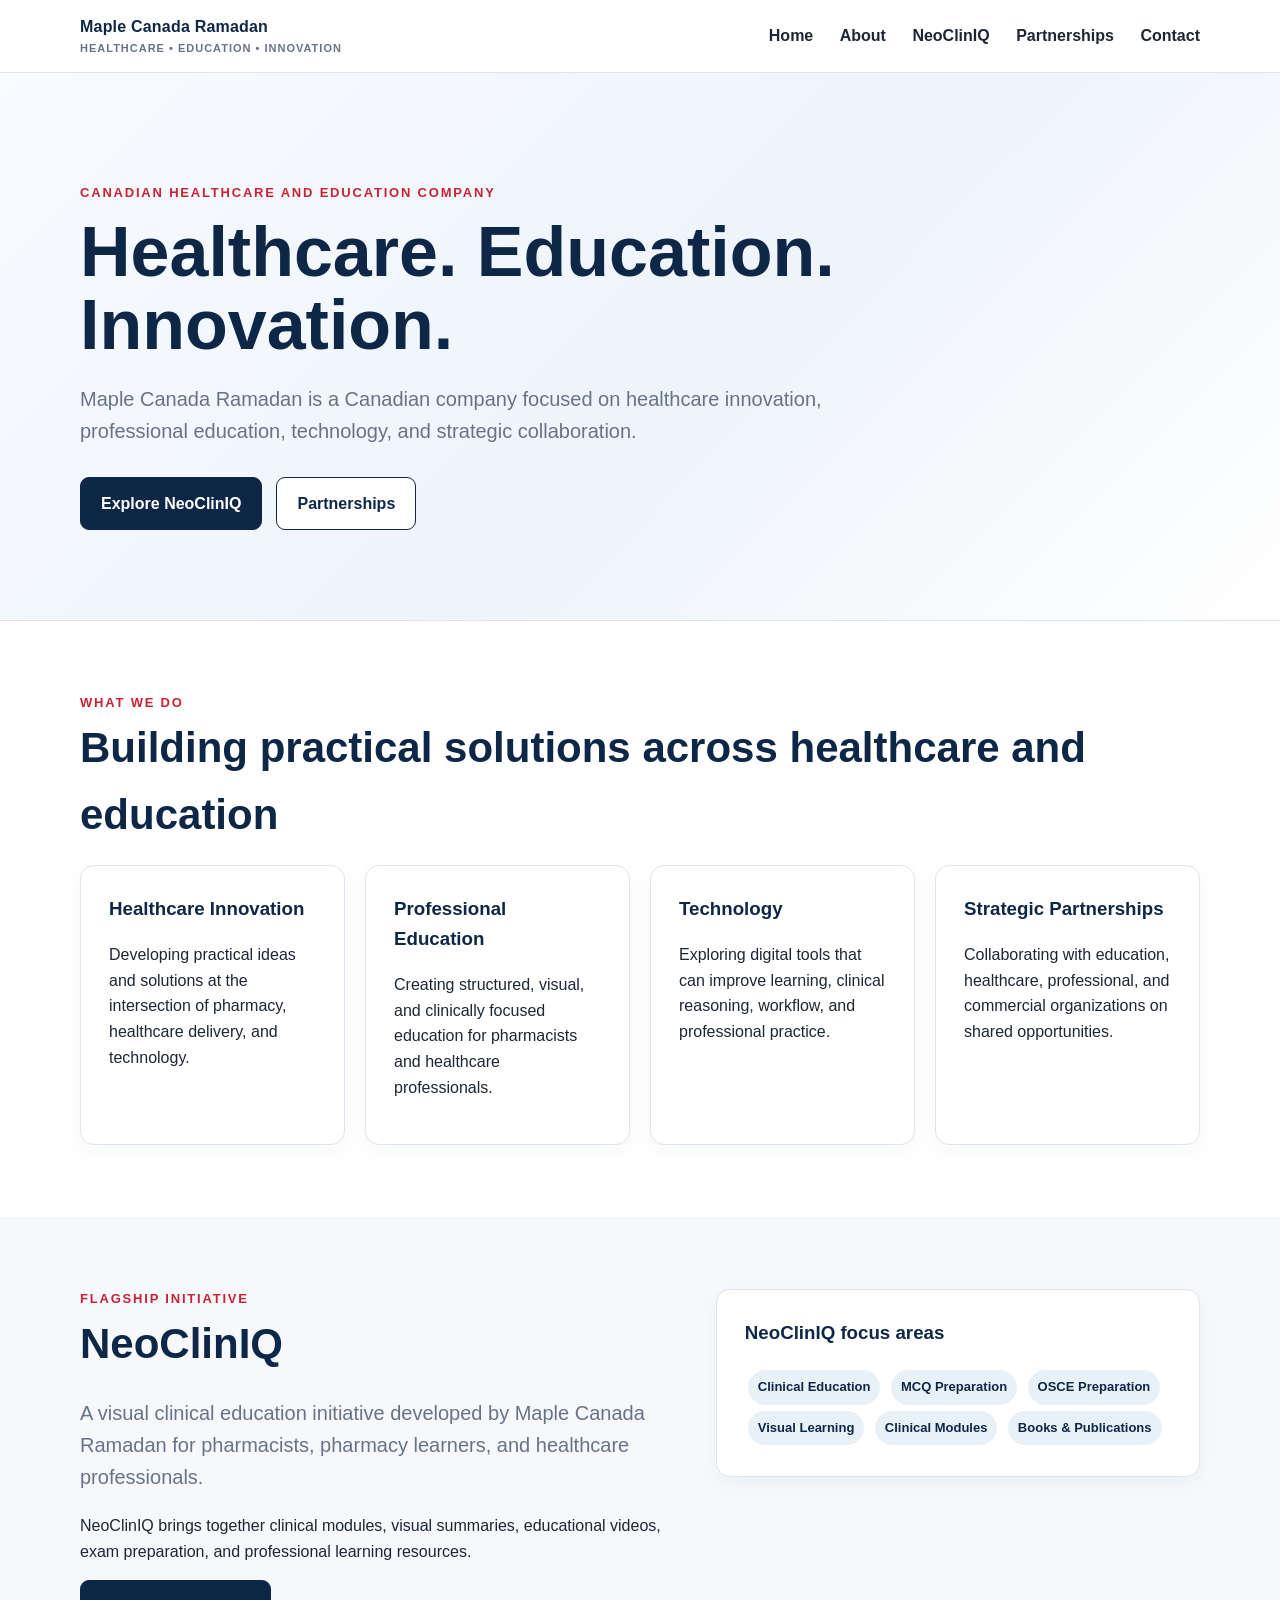
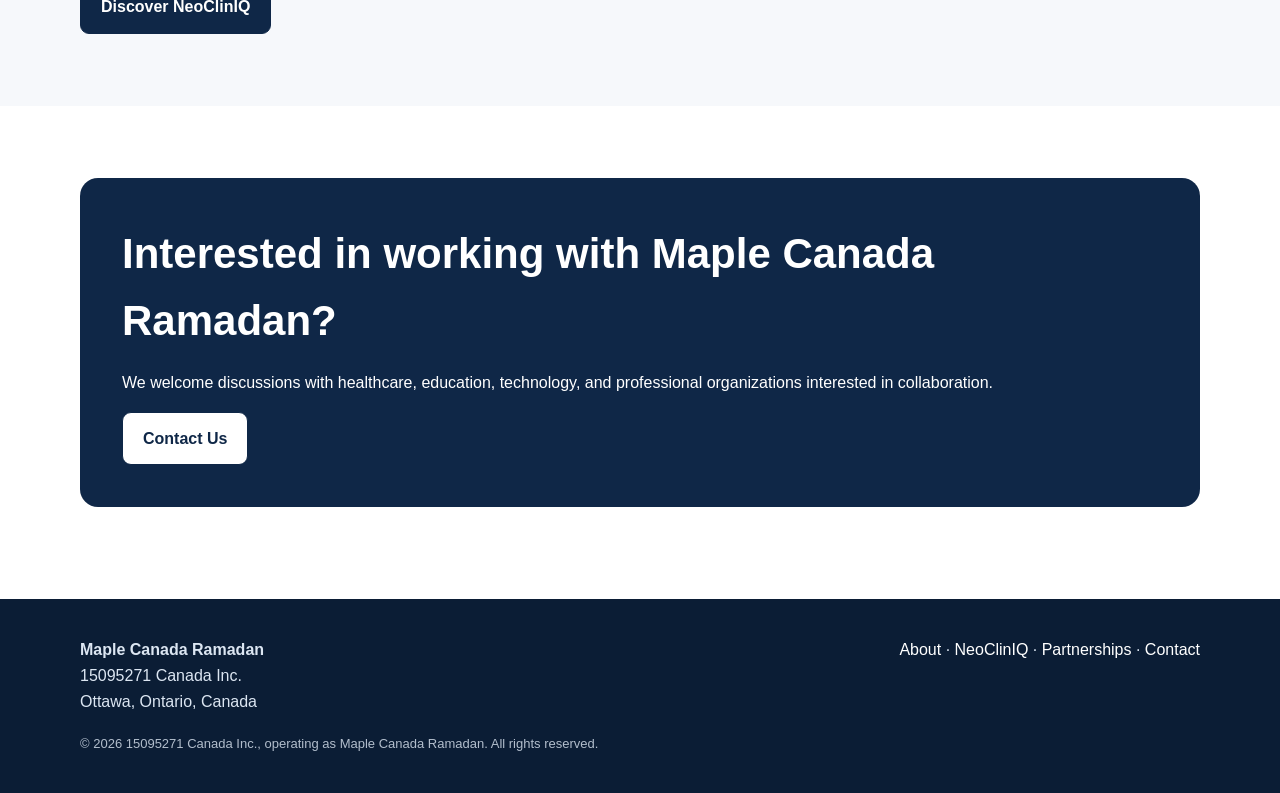
<file: index.html>
<!doctype html>
<html lang="en">
<head>
<meta charset="utf-8">
<meta name="viewport" content="width=device-width, initial-scale=1">
<title>Maple Canada Ramadan | Healthcare, Education & Innovation</title>
<meta name="description" content="Maple Canada Ramadan is a Canadian company focused on healthcare innovation, professional education, technology and strategic collaboration.">
<link rel="stylesheet" href="style.css">
</head>
<body>

<header>
  <div class="container nav">
    <a class="brand" href="index.html">Maple Canada Ramadan<small>Healthcare • Education • Innovation</small></a>
    <nav>
      <a href="index.html">Home</a>
      <a href="about.html">About</a>
      <a href="https://neocliniq.maplecanadaramadan.ca">NeoClinIQ</a>
      <a href="partnerships.html">Partnerships</a>
      <a href="contact.html">Contact</a>
    </nav>
  </div>
</header>


<section class="hero">
  <div class="container">
    <div class="eyebrow">Canadian healthcare and education company</div>
    <h1>Healthcare. Education. Innovation.</h1>
    <p class="lead">Maple Canada Ramadan is a Canadian company focused on healthcare innovation, professional education, technology, and strategic collaboration.</p>
    <div class="buttons">
      <a class="btn primary" href="https://neocliniq.maplecanadaramadan.ca">Explore NeoClinIQ</a>
      <a class="btn secondary" href="partnerships.html">Partnerships</a>
    </div>
  </div>
</section>

<section>
  <div class="container">
    <div class="eyebrow">What we do</div>
    <h2>Building practical solutions across healthcare and education</h2>
    <div class="grid">
      <div class="card"><h3>Healthcare Innovation</h3><p>Developing practical ideas and solutions at the intersection of pharmacy, healthcare delivery, and technology.</p></div>
      <div class="card"><h3>Professional Education</h3><p>Creating structured, visual, and clinically focused education for pharmacists and healthcare professionals.</p></div>
      <div class="card"><h3>Technology</h3><p>Exploring digital tools that can improve learning, clinical reasoning, workflow, and professional practice.</p></div>
      <div class="card"><h3>Strategic Partnerships</h3><p>Collaborating with education, healthcare, professional, and commercial organizations on shared opportunities.</p></div>
    </div>
  </div>
</section>

<section class="soft">
  <div class="container two">
    <div>
      <div class="eyebrow">Flagship initiative</div>
      <h2>NeoClinIQ</h2>
      <p class="lead">A visual clinical education initiative developed by Maple Canada Ramadan for pharmacists, pharmacy learners, and healthcare professionals.</p>
      <p>NeoClinIQ brings together clinical modules, visual summaries, educational videos, exam preparation, and professional learning resources.</p>
      <a class="btn primary" href="https://neocliniq.maplecanadaramadan.ca">Discover NeoClinIQ</a>
    </div>
    <div class="card">
      <h3>NeoClinIQ focus areas</h3>
      <span class="tag">Clinical Education</span>
      <span class="tag">MCQ Preparation</span>
      <span class="tag">OSCE Preparation</span>
      <span class="tag">Visual Learning</span>
      <span class="tag">Clinical Modules</span>
      <span class="tag">Books & Publications</span>
    </div>
  </div>
</section>

<section>
  <div class="container">
    <div class="cta">
      <h2>Interested in working with Maple Canada Ramadan?</h2>
      <p>We welcome discussions with healthcare, education, technology, and professional organizations interested in collaboration.</p>
      <a class="btn secondary" href="contact.html">Contact Us</a>
    </div>
  </div>
</section>


<footer>
  <div class="container footer-grid">
    <div>
      <strong>Maple Canada Ramadan</strong><br>
      15095271 Canada Inc.<br>
      Ottawa, Ontario, Canada
    </div>
    <div>
      <a href="about.html">About</a> ·
      <a href="https://neocliniq.maplecanadaramadan.ca">NeoClinIQ</a> ·
      <a href="partnerships.html">Partnerships</a> ·
      <a href="contact.html">Contact</a>
    </div>
  </div>
  <div class="container" style="margin-top:20px;font-size:13px;opacity:.8">
    © 2026 15095271 Canada Inc., operating as Maple Canada Ramadan. All rights reserved.
  </div>
</footer>

</body>
</html>
</file>
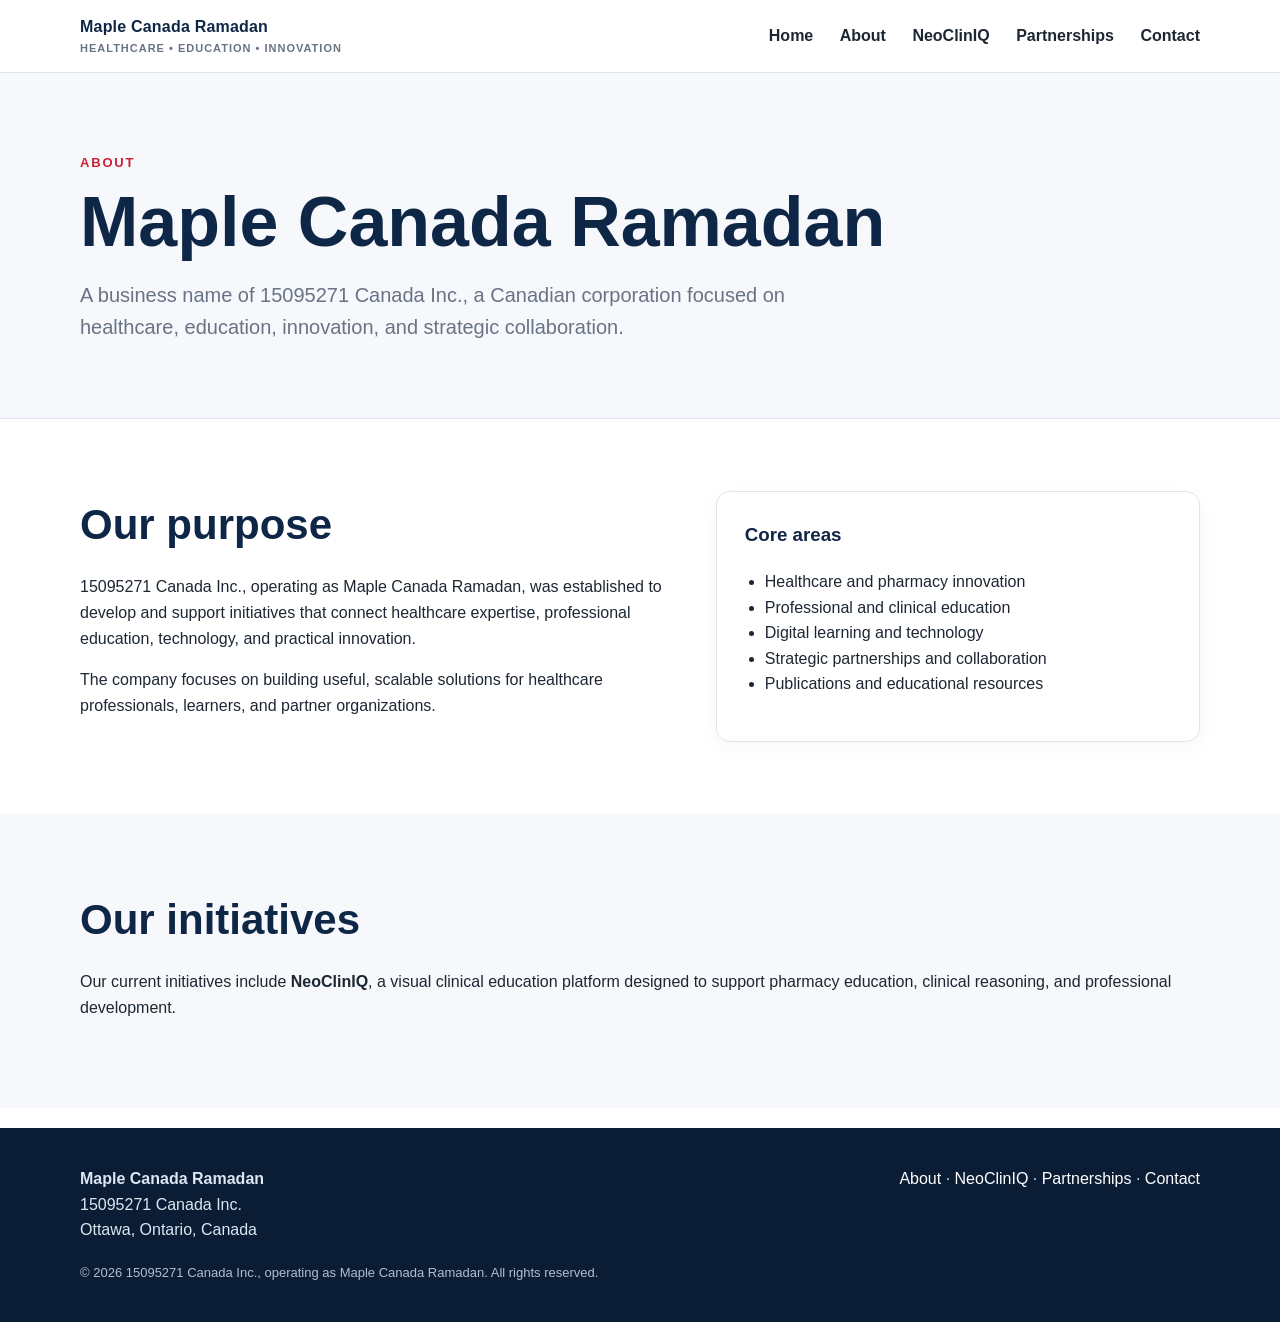
<file: about.html>
<!doctype html>
<html lang="en">
<head>
<meta charset="utf-8">
<meta name="viewport" content="width=device-width, initial-scale=1">
<title>About | Maple Canada Ramadan</title>
<meta name="description" content="Learn about Maple Canada Ramadan and its focus on healthcare, education, innovation and strategic collaboration.">
<link rel="stylesheet" href="style.css">
</head>
<body>

<header>
  <div class="container nav">
    <a class="brand" href="index.html">Maple Canada Ramadan<small>Healthcare • Education • Innovation</small></a>
    <nav>
      <a href="index.html">Home</a>
      <a href="about.html">About</a>
      <a href="neocliniq.html">NeoClinIQ</a>
      <a href="partnerships.html">Partnerships</a>
      <a href="contact.html">Contact</a>
    </nav>
  </div>
</header>


<section class="page-hero"><div class="container"><div class="eyebrow">About</div><h1>Maple Canada Ramadan</h1><p class="lead">A business name of 15095271 Canada Inc., a Canadian corporation focused on healthcare, education, innovation, and strategic collaboration.</p></div></section>
<section><div class="container two">
  <div>
    <h2>Our purpose</h2>
    <p>15095271 Canada Inc., operating as Maple Canada Ramadan, was established to develop and support initiatives that connect healthcare expertise, professional education, technology, and practical innovation.</p>
    <p>The company focuses on building useful, scalable solutions for healthcare professionals, learners, and partner organizations.</p>
  </div>
  <div class="card">
    <h3>Core areas</h3>
    <ul class="list-clean">
      <li>Healthcare and pharmacy innovation</li>
      <li>Professional and clinical education</li>
      <li>Digital learning and technology</li>
      <li>Strategic partnerships and collaboration</li>
      <li>Publications and educational resources</li>
    </ul>
  </div>
</div></section>
<section class="soft"><div class="container"><h2>Our initiatives</h2><p>Our current initiatives include <strong>NeoClinIQ</strong>, a visual clinical education platform designed to support pharmacy education, clinical reasoning, and professional development.</p></div></section>


<footer>
  <div class="container footer-grid">
    <div>
      <strong>Maple Canada Ramadan</strong><br>
      15095271 Canada Inc.<br>
      Ottawa, Ontario, Canada
    </div>
    <div>
      <a href="about.html">About</a> ·
      <a href="neocliniq.html">NeoClinIQ</a> ·
      <a href="partnerships.html">Partnerships</a> ·
      <a href="contact.html">Contact</a>
    </div>
  </div>
  <div class="container" style="margin-top:20px;font-size:13px;opacity:.8">
    © 2026 15095271 Canada Inc., operating as Maple Canada Ramadan. All rights reserved.
  </div>
</footer>

</body>
</html>
</file>
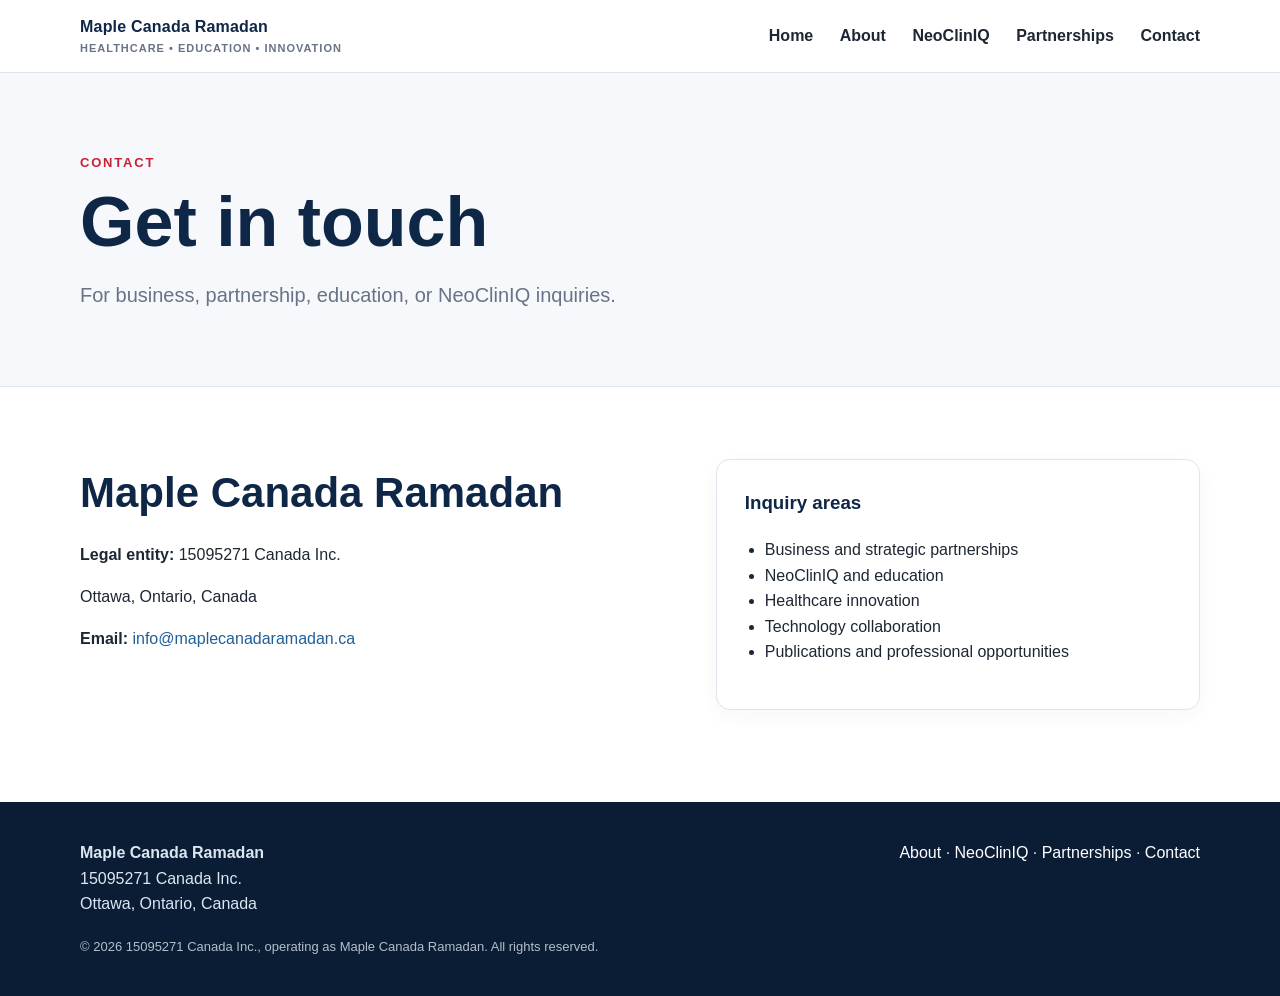
<file: contact.html>
<!doctype html>
<html lang="en">
<head>
<meta charset="utf-8">
<meta name="viewport" content="width=device-width, initial-scale=1">
<title>Contact | Maple Canada Ramadan</title>
<meta name="description" content="Contact Maple Canada Ramadan for business, partnership, education and NeoClinIQ inquiries.">
<link rel="stylesheet" href="style.css">
</head>
<body>

<header>
  <div class="container nav">
    <a class="brand" href="index.html">Maple Canada Ramadan<small>Healthcare • Education • Innovation</small></a>
    <nav>
      <a href="index.html">Home</a>
      <a href="about.html">About</a>
      <a href="neocliniq.html">NeoClinIQ</a>
      <a href="partnerships.html">Partnerships</a>
      <a href="contact.html">Contact</a>
    </nav>
  </div>
</header>


<section class="page-hero"><div class="container"><div class="eyebrow">Contact</div><h1>Get in touch</h1><p class="lead">For business, partnership, education, or NeoClinIQ inquiries.</p></div></section>
<section><div class="container two">
  <div>
    <h2>Maple Canada Ramadan</h2>
    <p><strong>Legal entity:</strong> 15095271 Canada Inc.</p>
    <p>Ottawa, Ontario, Canada</p>
    <p><strong>Email:</strong> <a href="mailto:info@maplecanadaramadan.ca">info@maplecanadaramadan.ca</a></p>
  </div>
  <div class="card">
    <h3>Inquiry areas</h3>
    <ul class="list-clean">
      <li>Business and strategic partnerships</li>
      <li>NeoClinIQ and education</li>
      <li>Healthcare innovation</li>
      <li>Technology collaboration</li>
      <li>Publications and professional opportunities</li>
    </ul>
  </div>
</div></section>


<footer>
  <div class="container footer-grid">
    <div>
      <strong>Maple Canada Ramadan</strong><br>
      15095271 Canada Inc.<br>
      Ottawa, Ontario, Canada
    </div>
    <div>
      <a href="about.html">About</a> ·
      <a href="neocliniq.html">NeoClinIQ</a> ·
      <a href="partnerships.html">Partnerships</a> ·
      <a href="contact.html">Contact</a>
    </div>
  </div>
  <div class="container" style="margin-top:20px;font-size:13px;opacity:.8">
    © 2026 15095271 Canada Inc., operating as Maple Canada Ramadan. All rights reserved.
  </div>
</footer>

</body>
</html>
</file>
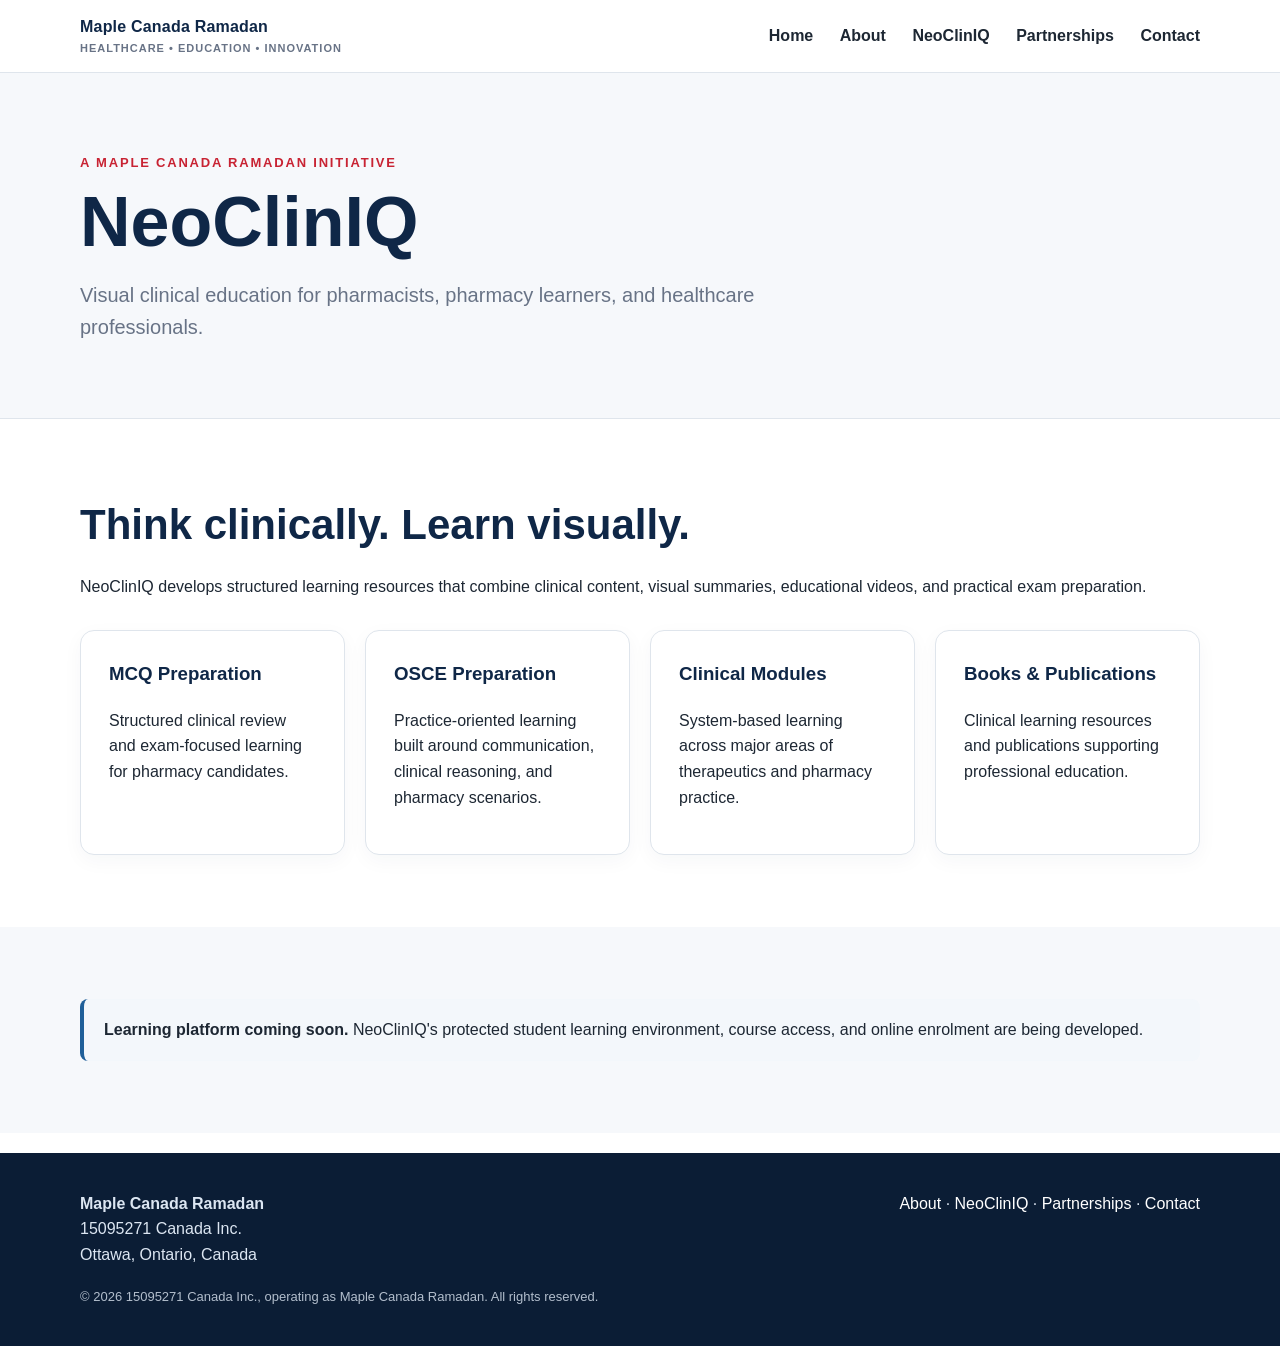
<file: neocliniq.html>
<!doctype html>
<html lang="en">
<head>
<meta charset="utf-8">
<meta name="viewport" content="width=device-width, initial-scale=1">
<title>NeoClinIQ | Maple Canada Ramadan</title>
<meta name="description" content="NeoClinIQ is a visual clinical education initiative of Maple Canada Ramadan">
<link rel="stylesheet" href="style.css">
</head>
<body>

<header>
  <div class="container nav">
    <a class="brand" href="index.html">Maple Canada Ramadan<small>Healthcare • Education • Innovation</small></a>
    <nav>
      <a href="index.html">Home</a>
      <a href="about.html">About</a>
      <a href="https://neocliniq.maplecanadaramadan.ca">NeoClinIQ</a>
      <a href="partnerships.html">Partnerships</a>
      <a href="contact.html">Contact</a>
    </nav>
  </div>
</header>


<section class="page-hero"><div class="container"><div class="eyebrow">A Maple Canada Ramadan initiative</div><h1>NeoClinIQ</h1><p class="lead">Visual clinical education for pharmacists, pharmacy learners, and healthcare professionals.</p></div></section>
<section><div class="container">
  <h2>Think clinically. Learn visually.</h2>
  <p>NeoClinIQ develops structured learning resources that combine clinical content, visual summaries, educational videos, and practical exam preparation.</p>
  <div class="grid" style="margin-top:30px">
    <div class="card"><h3>MCQ Preparation</h3><p>Structured clinical review and exam-focused learning for pharmacy candidates.</p></div>
    <div class="card"><h3>OSCE Preparation</h3><p>Practice-oriented learning built around communication, clinical reasoning, and pharmacy scenarios.</p></div>
    <div class="card"><h3>Clinical Modules</h3><p>System-based learning across major areas of therapeutics and pharmacy practice.</p></div>
    <div class="card"><h3>Books & Publications</h3><p>Clinical learning resources and publications supporting professional education.</p></div>
  </div>
</div></section>
<section class="soft"><div class="container">
  <div class="notice"><strong>Learning platform coming soon.</strong> NeoClinIQ's protected student learning environment, course access, and online enrolment are being developed.</div>
</div></section>


<footer>
  <div class="container footer-grid">
    <div>
      <strong>Maple Canada Ramadan</strong><br>
      15095271 Canada Inc.<br>
      Ottawa, Ontario, Canada
    </div>
    <div>
      <a href="about.html">About</a> ·
      <a href="https://neocliniq.maplecanadaramadan.ca">NeoClinIQ</a> ·
      <a href="partnerships.html">Partnerships</a> ·
      <a href="contact.html">Contact</a>
    </div>
  </div>
  <div class="container" style="margin-top:20px;font-size:13px;opacity:.8">
    © 2026 15095271 Canada Inc., operating as Maple Canada Ramadan. All rights reserved.
  </div>
</footer>

</body>
</html>
</file>
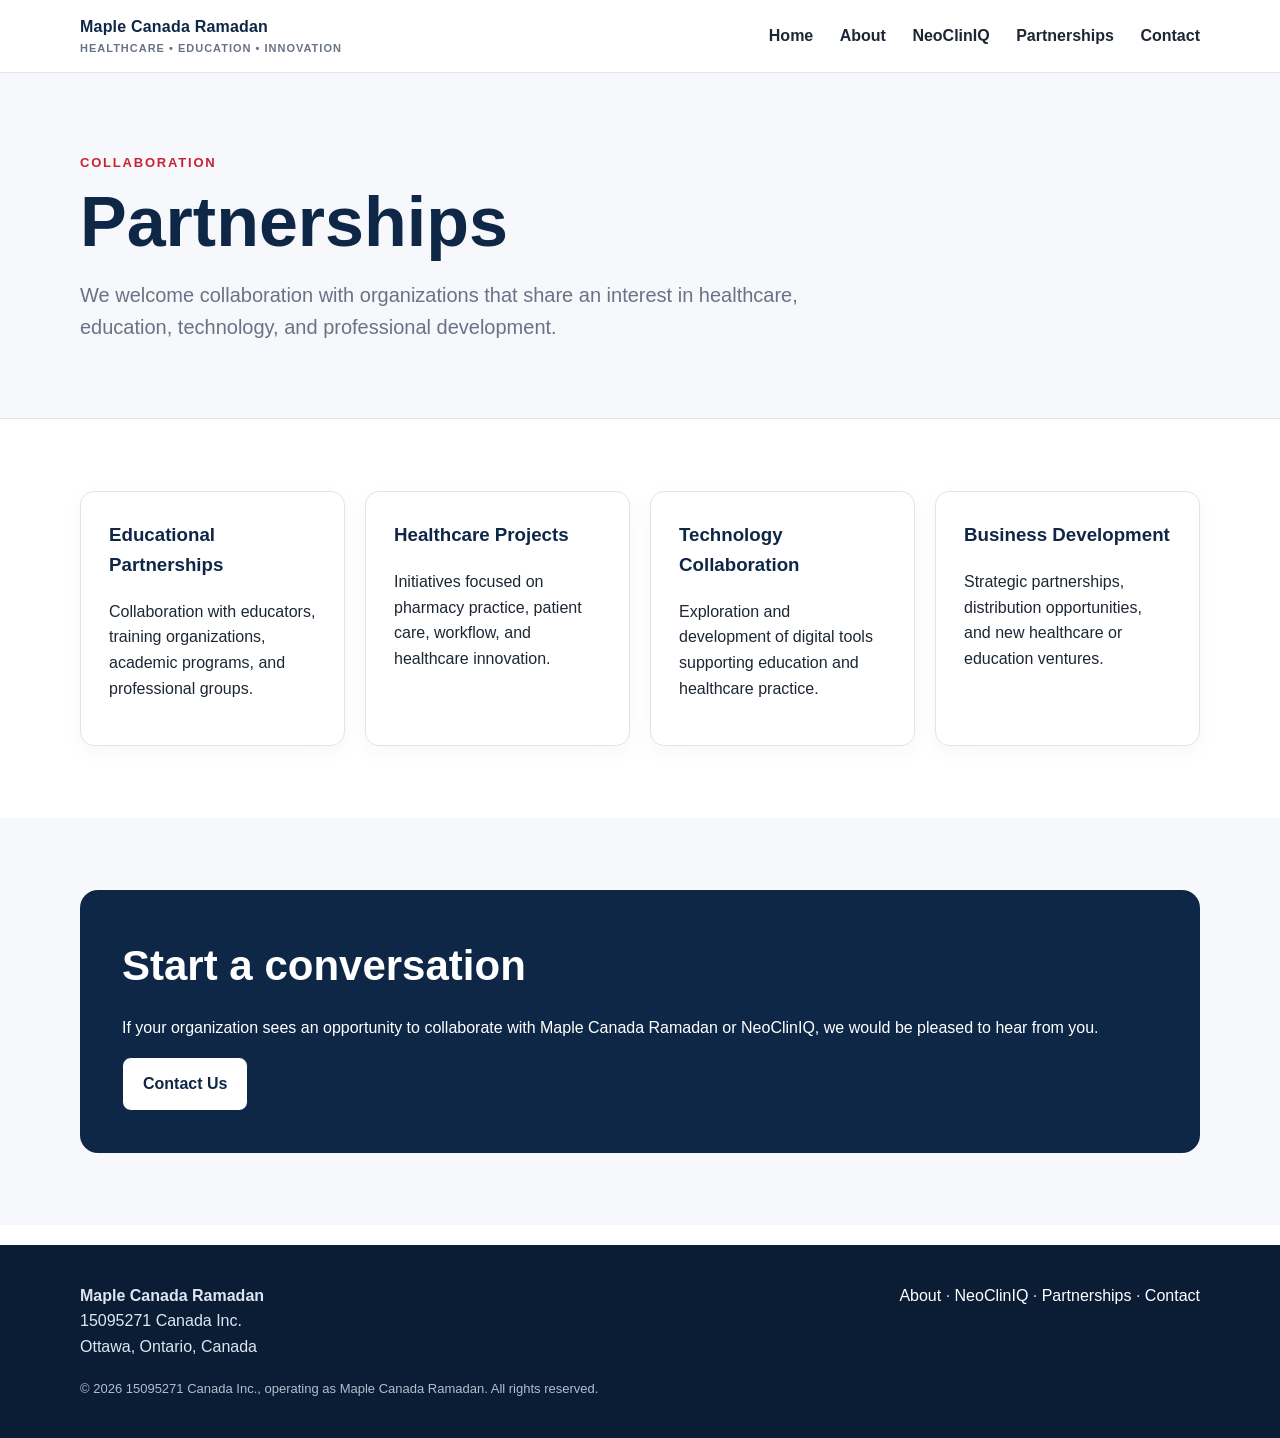
<file: partnerships.html>
<!doctype html>
<html lang="en">
<head>
<meta charset="utf-8">
<meta name="viewport" content="width=device-width, initial-scale=1">
<title>Partnerships | Maple Canada Ramadan</title>
<meta name="description" content="Partnership opportunities with Maple Canada Ramadan across healthcare, education, technology and professional development.">
<link rel="stylesheet" href="style.css">
</head>
<body>

<header>
  <div class="container nav">
    <a class="brand" href="index.html">Maple Canada Ramadan<small>Healthcare • Education • Innovation</small></a>
    <nav>
      <a href="index.html">Home</a>
      <a href="about.html">About</a>
      <a href="neocliniq.html">NeoClinIQ</a>
      <a href="partnerships.html">Partnerships</a>
      <a href="contact.html">Contact</a>
    </nav>
  </div>
</header>


<section class="page-hero"><div class="container"><div class="eyebrow">Collaboration</div><h1>Partnerships</h1><p class="lead">We welcome collaboration with organizations that share an interest in healthcare, education, technology, and professional development.</p></div></section>
<section><div class="container">
  <div class="grid">
    <div class="card"><h3>Educational Partnerships</h3><p>Collaboration with educators, training organizations, academic programs, and professional groups.</p></div>
    <div class="card"><h3>Healthcare Projects</h3><p>Initiatives focused on pharmacy practice, patient care, workflow, and healthcare innovation.</p></div>
    <div class="card"><h3>Technology Collaboration</h3><p>Exploration and development of digital tools supporting education and healthcare practice.</p></div>
    <div class="card"><h3>Business Development</h3><p>Strategic partnerships, distribution opportunities, and new healthcare or education ventures.</p></div>
  </div>
</div></section>
<section class="soft"><div class="container"><div class="cta"><h2>Start a conversation</h2><p>If your organization sees an opportunity to collaborate with Maple Canada Ramadan or NeoClinIQ, we would be pleased to hear from you.</p><a class="btn secondary" href="contact.html">Contact Us</a></div></div></section>


<footer>
  <div class="container footer-grid">
    <div>
      <strong>Maple Canada Ramadan</strong><br>
      15095271 Canada Inc.<br>
      Ottawa, Ontario, Canada
    </div>
    <div>
      <a href="about.html">About</a> ·
      <a href="neocliniq.html">NeoClinIQ</a> ·
      <a href="partnerships.html">Partnerships</a> ·
      <a href="contact.html">Contact</a>
    </div>
  </div>
  <div class="container" style="margin-top:20px;font-size:13px;opacity:.8">
    © 2026 15095271 Canada Inc., operating as Maple Canada Ramadan. All rights reserved.
  </div>
</footer>

</body>
</html>
</file>
<file: style.css>
:root{
  --navy:#0f2747;
  --blue:#1f5f99;
  --red:#c82333;
  --light:#f6f8fb;
  --text:#1d2733;
  --muted:#687386;
  --white:#ffffff;
  --border:#dfe5ec;
}
*{box-sizing:border-box}
body{
  margin:0;
  font-family:-apple-system,BlinkMacSystemFont,"Segoe UI",Roboto,Arial,sans-serif;
  color:var(--text);
  background:var(--white);
  line-height:1.6;
}
a{color:var(--blue);text-decoration:none}
.container{width:min(1120px,92%);margin:auto}
header{
  position:sticky;top:0;z-index:20;background:rgba(255,255,255,.96);
  border-bottom:1px solid var(--border);backdrop-filter:blur(8px)
}
.nav{display:flex;align-items:center;justify-content:space-between;min-height:72px;gap:24px}
.brand{font-weight:800;color:var(--navy);letter-spacing:.2px}
.brand small{display:block;font-size:11px;color:var(--muted);font-weight:600;letter-spacing:1px;text-transform:uppercase}
nav a{margin-left:22px;color:var(--text);font-weight:600}
nav a:hover{color:var(--blue)}
.hero{
  padding:110px 0 90px;
  background:linear-gradient(135deg,#f8fbff 0%,#eef4fa 55%,#fff 100%);
  border-bottom:1px solid var(--border)
}
.eyebrow{color:var(--red);text-transform:uppercase;letter-spacing:1.8px;font-size:13px;font-weight:800}
h1{font-size:clamp(40px,6vw,70px);line-height:1.05;color:var(--navy);margin:12px 0 20px}
h2{font-size:clamp(28px,4vw,42px);color:var(--navy);margin:0 0 16px}
h3{color:var(--navy);margin-top:0}
.lead{font-size:20px;max-width:760px;color:var(--muted)}
.buttons{margin-top:30px;display:flex;flex-wrap:wrap;gap:14px}
.btn{display:inline-block;padding:13px 20px;border-radius:9px;font-weight:700;border:1px solid var(--navy)}
.btn.primary{background:var(--navy);color:white}
.btn.secondary{background:white;color:var(--navy)}
section{padding:72px 0}
.grid{display:grid;grid-template-columns:repeat(4,1fr);gap:20px}
.card{padding:28px;border:1px solid var(--border);border-radius:14px;background:white;box-shadow:0 6px 20px rgba(15,39,71,.04)}
.soft{background:var(--light)}
.two{display:grid;grid-template-columns:1.1fr .9fr;gap:44px;align-items:start}
.tag{display:inline-block;padding:7px 10px;border-radius:999px;background:#e9f1f8;color:var(--navy);font-size:13px;font-weight:700;margin:3px}
.cta{background:var(--navy);color:white;border-radius:18px;padding:42px}
.cta h2,.cta p{color:white}
footer{background:#0b1d35;color:#dce6f2;padding:38px 0;margin-top:20px}
footer a{color:white}
.footer-grid{display:flex;justify-content:space-between;gap:24px;flex-wrap:wrap}
.page-hero{padding:80px 0 55px;background:var(--light);border-bottom:1px solid var(--border)}
.list-clean{padding-left:20px}
.notice{padding:18px 20px;border-left:4px solid var(--blue);background:#f3f7fb;border-radius:8px}
@media(max-width:850px){
  .grid{grid-template-columns:1fr 1fr}
  .two{grid-template-columns:1fr}
  nav{display:none}
}
@media(max-width:560px){
  .grid{grid-template-columns:1fr}
  .hero{padding-top:80px}
}
</file>
